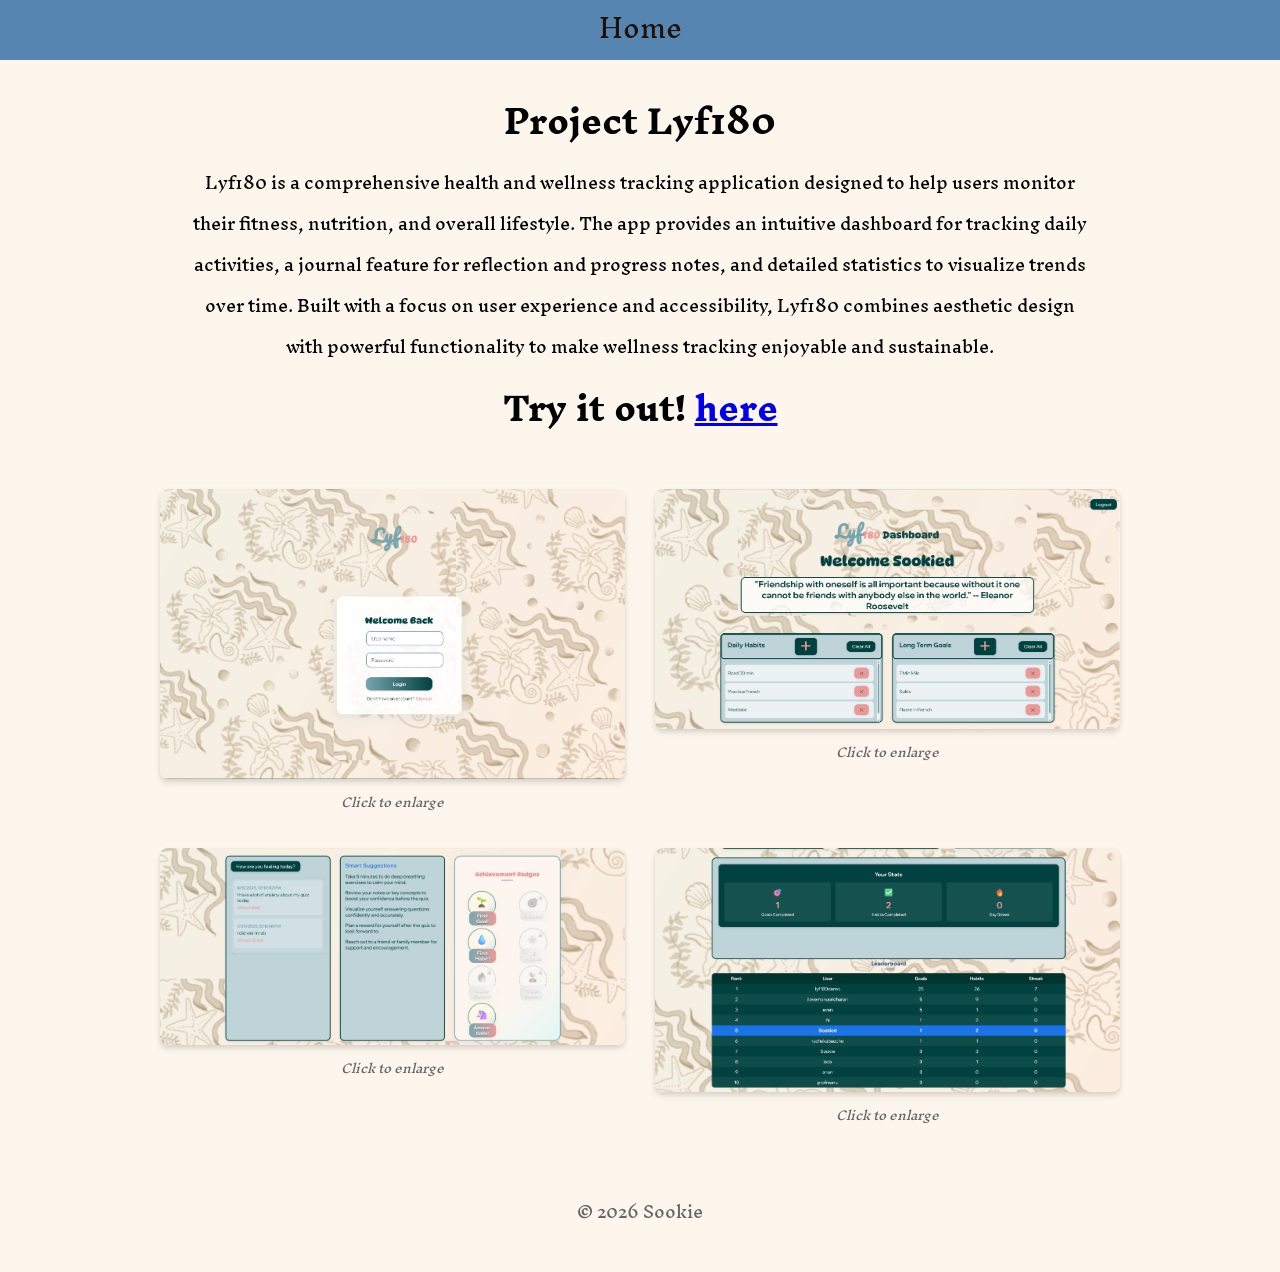
<file: lyf180.html>
<!DOCTYPE html>
<html lang="en">
<head>
    <meta charset="UTF-8">
    <meta name="viewport" content="width=device-width, initial-scale=1.0">
    <title>Document</title>
    <link rel="preconnect" href="https://fonts.googleapis.com">
    <link rel="preconnect" href="https://fonts.gstatic.com" crossorigin>
    <link href="https://fonts.googleapis.com/css2?family=Inknut+Antiqua:wght@300;400;500;600;700;800;900&display=swap" rel="stylesheet">
    <link rel="stylesheet" href="public/project.css">
    <link rel="stylesheet" href="public/ranked.css">
</head>
<body>
    <div class="header">
        <nav>
            <ul>
                <li><a href="index.html">Home</a></li>
            </ul>
        </nav>
    </div>
    <div class="main-content">
        <div class="project-info">
            <h1>Project Lyf180</h1>
            <p>Lyf180 is a comprehensive health and wellness tracking application designed to help users monitor their fitness, nutrition, and overall lifestyle. The app provides an intuitive dashboard for tracking daily activities, a journal feature for reflection and progress notes, and detailed statistics to visualize trends over time. Built with a focus on user experience and accessibility, Lyf180 combines aesthetic design with powerful functionality to make wellness tracking enjoyable and sustainable.</p>
    </div>
     <h1>Try it out! <a href="https://lyf180.netlify.app/" target="_blank">here</a></h1>
    <div class="project-images">
        <div class="image-container">
            <img src="public/images/Project-Photos/Lyf180/Login.png" class="project-image" alt="Login">
            <p class="enlarge-text">Click to enlarge</p>
        </div>
        <div class="image-container">
            <img src="public/images/Project-Photos/Lyf180/Dashboard.png" class="project-image" alt="Dashboard">
            <p class="enlarge-text">Click to enlarge</p>
        </div>
        <div class="image-container">
            <img src="public/images/Project-Photos/Lyf180/Journal.png" class="project-image" alt="Journal">
            <p class="enlarge-text">Click to enlarge</p>
        </div>
        <div class="image-container">
            <img src="public/images/Project-Photos/Lyf180/Stats.png" class="project-image" alt="Stats">
            <p class="enlarge-text">Click to enlarge</p>
        </div>
    </div>

   

    <!-- Lightbox Modal -->
    <div class="lightbox-modal" id="lightboxModal">
        <img class="lightbox-content" id="lightboxImage" alt="Enlarged project image">
    </div>

    <script src="public/ranked.js"></script>

    <footer style="text-align: center; padding: 20px; color: #666;">
        © 2026 Sookie
    </footer>
</body>
</html>
</file>
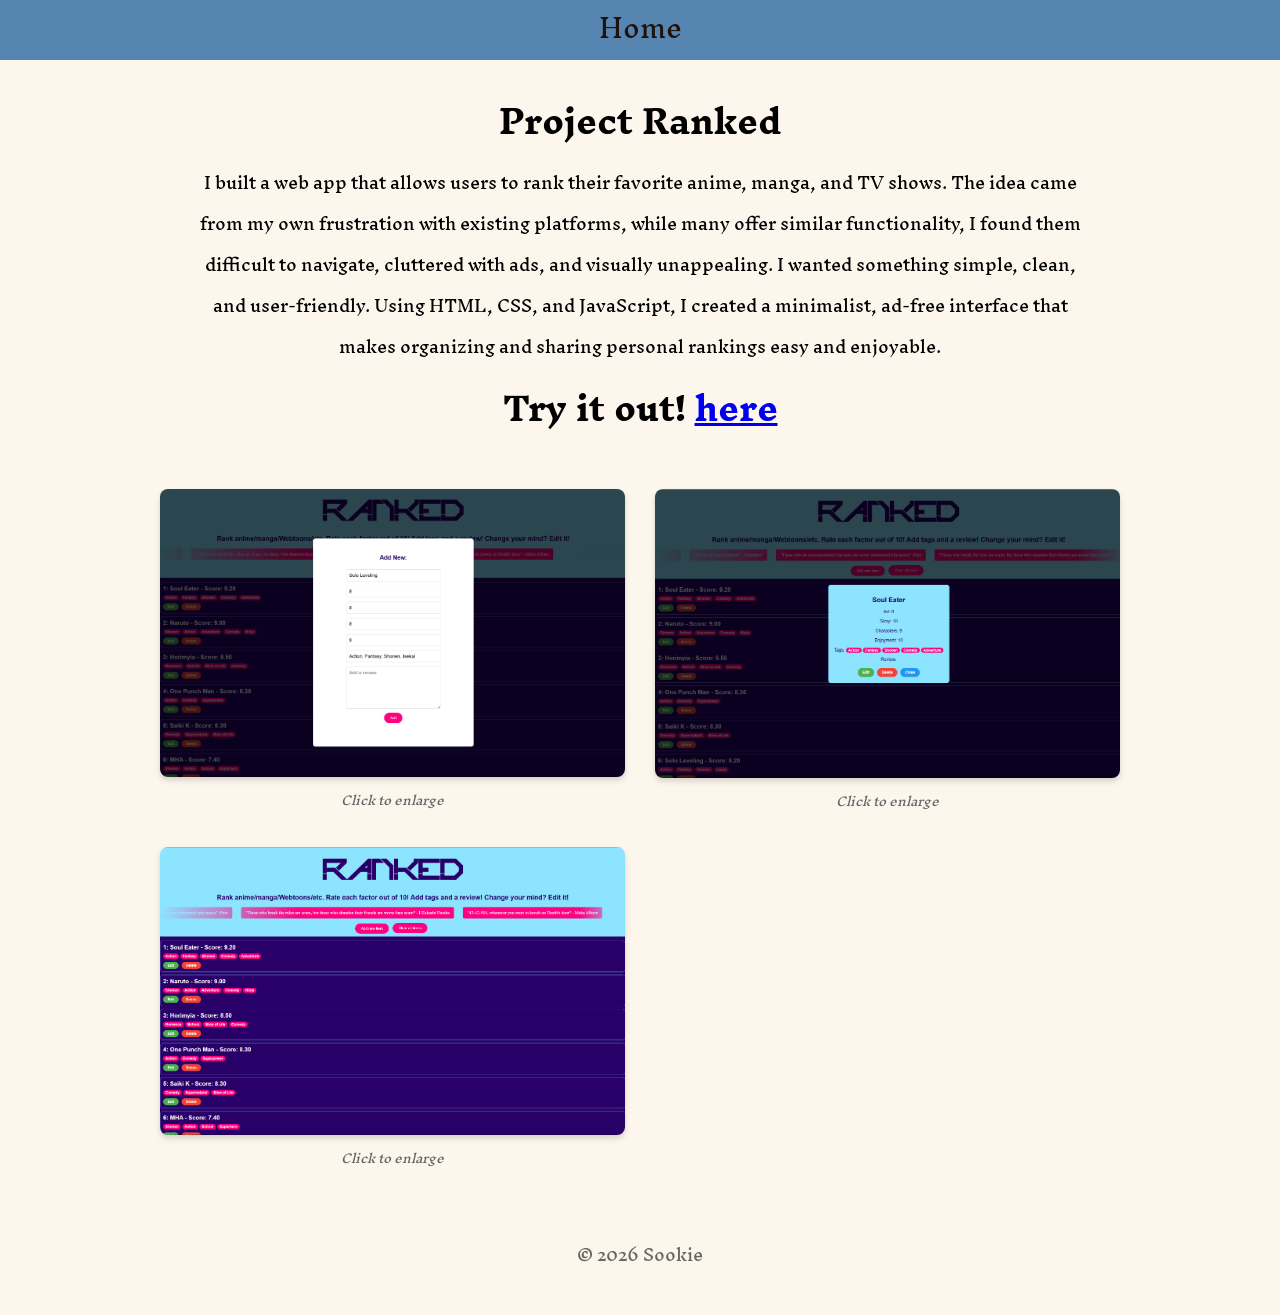
<file: ranked.html>
<!DOCTYPE html>
<html lang="en">
<head>
    <meta charset="UTF-8">
    <meta name="viewport" content="width=device-width, initial-scale=1.0">
    <title>Document</title>
    <link rel="preconnect" href="https://fonts.googleapis.com">
    <link rel="preconnect" href="https://fonts.gstatic.com" crossorigin>
    <link href="https://fonts.googleapis.com/css2?family=Inknut+Antiqua:wght@300;400;500;600;700;800;900&display=swap" rel="stylesheet">
    <link rel="stylesheet" href="public/project.css">
    <link rel="stylesheet" href="public/ranked.css">
</head>
<body>
    <div class="header">
        <nav>
            <ul>
                <li><a href="index.html">Home</a></li>
            </ul>
        </nav>
    </div>
    <div class="main-content">
        <div class="project-info">
            <h1>Project Ranked</h1>
            <p>I built a web app that allows users to rank their favorite anime, manga, and TV shows. The idea came from my own frustration with existing platforms, while many offer similar functionality, I found them difficult to navigate, cluttered with ads, and visually unappealing. I wanted something simple, clean, and user-friendly. Using HTML, CSS, and JavaScript, I created a minimalist, ad-free interface that makes organizing and sharing personal rankings easy and enjoyable.</p>
    </div>
        <h1>Try it out! <a href="https://sdrabla.github.io/ranked-list-app/" target="_blank">here</a></h1>

    <div class="project-images">
        <div class="image-container">
            <img src="public/images/Project-Photos/Ranked/Add-Item.png" class="project-image" alt="Add Item">
            <p class="enlarge-text">Click to enlarge</p>
        </div>
        <div class="image-container">
            <img src="public/images/Project-Photos/Ranked/Info.png" class="project-image" alt="Info">
            <p class="enlarge-text">Click to enlarge</p>
        </div>
        <div class="image-container">
            <img src="public/images/Project-Photos/Ranked/Main-Dash.png" class="project-image" alt="Main Dashboard">
            <p class="enlarge-text">Click to enlarge</p>
        </div>
    </div>


    <!-- Lightbox Modal -->
    <div class="lightbox-modal" id="lightboxModal">
        <img class="lightbox-content" id="lightboxImage" alt="Enlarged project image">
    </div>

    <script src="public/ranked.js"></script>

    <footer style="text-align: center; padding: 20px; color: #666;">
        © 2026 Sookie
    </footer>
</body>
</html>
</file>
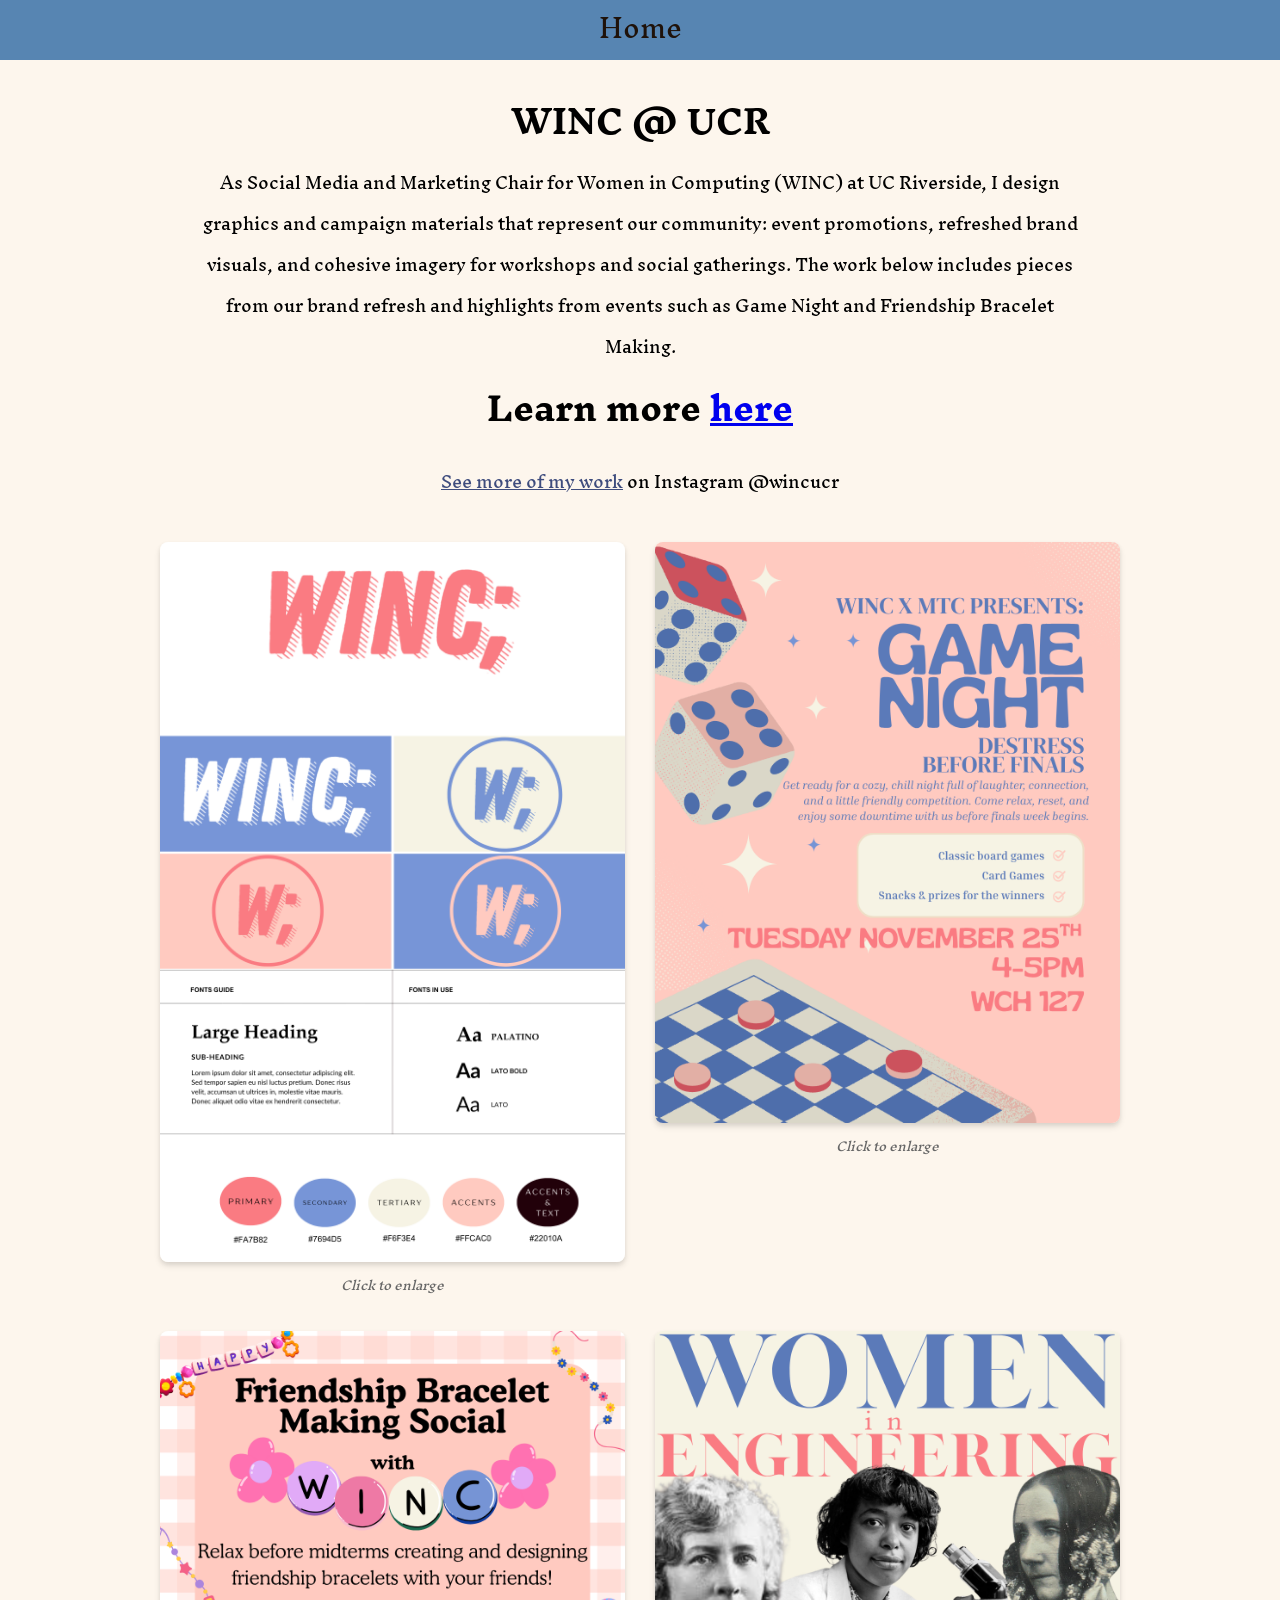
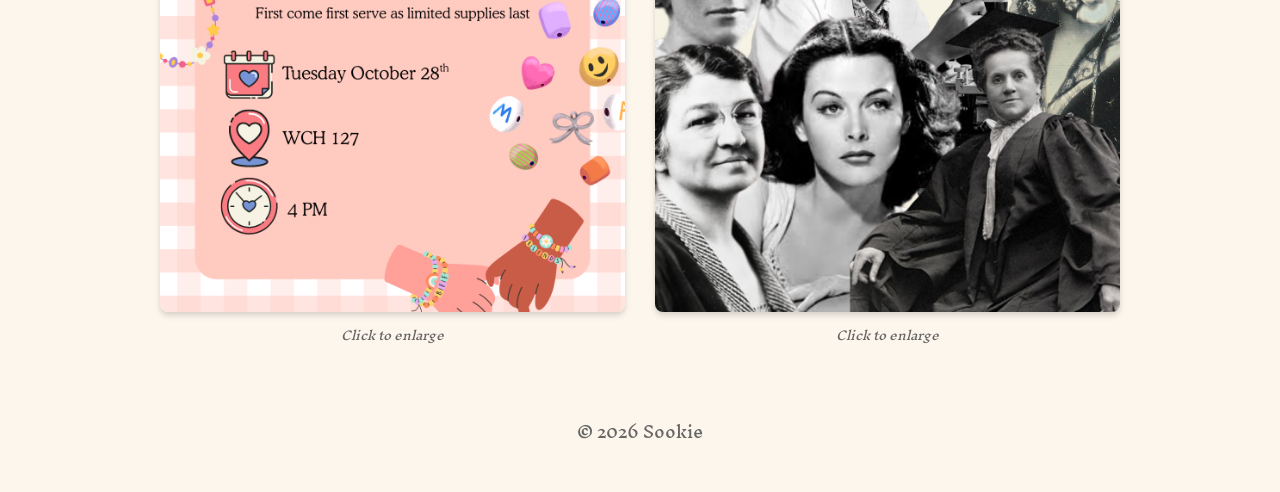
<file: winc.html>
<!DOCTYPE html>
<html lang="en">
<head>
    <meta charset="UTF-8">
    <meta name="viewport" content="width=device-width, initial-scale=1.0">
    <title>Document</title>
    <link rel="preconnect" href="https://fonts.googleapis.com">
    <link rel="preconnect" href="https://fonts.gstatic.com" crossorigin>
    <link href="https://fonts.googleapis.com/css2?family=Inknut+Antiqua:wght@300;400;500;600;700;800;900&display=swap" rel="stylesheet">
    <link rel="stylesheet" href="public/project.css">
    <link rel="stylesheet" href="public/ranked.css">
</head>
<body>
    <div class="header">
        <nav>
            <ul>
                <li><a href="index.html">Home</a></li>
            </ul>
        </nav>
    </div>
    <div class="main-content">
        <div class="project-info">
            <h1>WINC @ UCR</h1>
            <p>As Social Media and Marketing Chair for Women in Computing (WINC) at UC Riverside, I design graphics and campaign materials that represent our community: event promotions, refreshed brand visuals, and cohesive imagery for workshops and social gatherings. The work below includes pieces from our brand refresh and highlights from events such as Game Night and Friendship Bracelet Making.</p>
        </div>
        <h1>Learn more <a href="https://winc.cs.ucr.edu/" target="_blank" rel="noopener noreferrer">here</a></h1>
        <p class="project-follow-link"><a href="https://www.instagram.com/wincucr/" target="_blank" rel="noopener noreferrer">See more of my work</a> on Instagram @wincucr</p>

    <div class="project-images">
        <div class="image-container">
            <img src="public/images/Project-Photos/WINC/WiNC Brand Redesign (5).png" class="project-image" alt="WINC brand redesign">
            <p class="enlarge-text">Click to enlarge</p>
        </div>
        <div class="image-container">
            <img src="public/images/Project-Photos/WINC/Game Night (1).png" class="project-image" alt="Game Night event graphics">
            <p class="enlarge-text">Click to enlarge</p>
        </div>
        <div class="image-container">
            <img src="public/images/Project-Photos/WINC/Friendship Bracelet Making (2).png" class="project-image" alt="Friendship Bracelet Making event graphics">
            <p class="enlarge-text">Click to enlarge</p>
        </div>
        <div class="image-container">
            <img src="public/images/Project-Photos/WINC/1.png" class="project-image" alt="WINC marketing graphic">
            <p class="enlarge-text">Click to enlarge</p>
        </div>
    </div>

    <!-- Lightbox Modal -->
    <div class="lightbox-modal" id="lightboxModal">
        <img class="lightbox-content" id="lightboxImage" alt="Enlarged project image">
    </div>

    <script src="public/ranked.js"></script>

    <footer style="text-align: center; padding: 20px; color: #666;">
        © 2026 Sookie
    </footer>
</body>
</html>
</file>
<file: public/project.css>
html {
    scroll-behavior: smooth;
  }

  * {
    margin: 0;
    padding: 0;
    box-sizing: border-box;
    font-family: "Inknut Antiqua";
  }

  body {
    margin:0;
    padding:0;
    background-color:#fdf6ed;
    min-height: 100vh;

  }
 
  .header {
    position: sticky;
    top: 0;
    width: 100%;
    height: 60px;
    text-align: center;
    background-color: #5785b2;
    background-position: center;
    z-index: 1000000;
  }

  nav {
    display: flex;
    justify-content: center;
    align-items: flex-start;
    flex-wrap: wrap;
    padding: 0;
    margin: 0;
  }
  
  nav ul {
    display: flex;
    list-style-type: none;
    padding: 0px;
    margin: 0;
  }
  
  nav ul li {
    display: inline-block;
    list-style: none;
    margin: 0 20px;
    position: relative;
    margin-top: -5px;
  }
  
  nav ul li a,
  nav a {
    color: #1f120a;
    text-decoration: none;
    font-size: 25px;
    position: relative;
  }
  
  nav ul li a::after {
    content: "";
    width: 0;
    height: 3px;
    background: #b1c397;
    position: absolute;
    left: 0;
    bottom: 9px;
    transition: 0.5s;
  }
  
  nav ul li a:hover::after {
    width: 100%;
  }
  
  .diff-color {
    color: #3e4c7d;
  }

  .main-content {
    padding: 20px;
    margin: 0 auto;
    display: flex;
    justify-content: center;
    align-items: center;
    flex-direction: column;
  }

  .project-info {
    text-align: center;
    max-width: 900px;
  }

  .main-content > h1 {
    text-align: center;
  }

  .project-follow-link {
    text-align: center;
    margin: 0.75rem 0 0;
    max-width: 900px;
  }

  .project-follow-link a {
    color: #3e4c7d;
  }
</file>
<file: public/ranked.css>
.project-images {
    display: grid;
    grid-template-columns: repeat(2, 1fr);
    gap: 30px;
    padding: 40px 20px;
    max-width: 1000px;
    margin: 0 auto;
    width: 100%;
}

.image-container {
    display: flex;
    flex-direction: column;
    align-items: center;
}

.project-image {
    width: 100%;
    height: auto;
    max-width: 100%;
    max-height: 80vh;
    border-radius: 8px;
    box-shadow: 0 4px 6px rgba(0, 0, 0, 0.1), 0 2px 4px rgba(0, 0, 0, 0.06);
    transition: transform 0.3s ease, box-shadow 0.3s ease;
    object-fit: cover;
    display: block;
    cursor: pointer;
}

.enlarge-text {
    font-size: 12px;
    color: #666;
    margin-top: 8px;
    text-align: center;
    font-style: italic;
}

.project-image:hover {
    transform: translateY(-5px);
    box-shadow: 0 10px 15px rgba(0, 0, 0, 0.15), 0 4px 6px rgba(0, 0, 0, 0.1);
}

/* Lightbox Modal */
.lightbox-modal {
    display: none;
    position: fixed;
    z-index: 10000001;
    left: 0;
    top: 0;
    width: 100%;
    height: 100%;
    background-color: rgba(0, 0, 0, 0.9);
    animation: fadeIn 0.3s ease;
    cursor: pointer;
}

.lightbox-modal.active {
    display: flex;
    align-items: center;
    justify-content: center;
}

@keyframes fadeIn {
    from {
        opacity: 0;
    }
    to {
        opacity: 1;
    }
}

.lightbox-content {
    max-width: 90%;
    max-height: 90%;
    object-fit: contain;
    border-radius: 8px;
    animation: zoomIn 0.3s ease;
    pointer-events: none;
}

@keyframes zoomIn {
    from {
        transform: scale(0.8);
        opacity: 0;
    }
    to {
        transform: scale(1);
        opacity: 1;
    }
}

/* For single column on smaller screens */
@media (max-width: 768px) {
    .project-images {
        grid-template-columns: 1fr;
        gap: 20px;
        padding: 30px 15px;
    }
}
</file>
